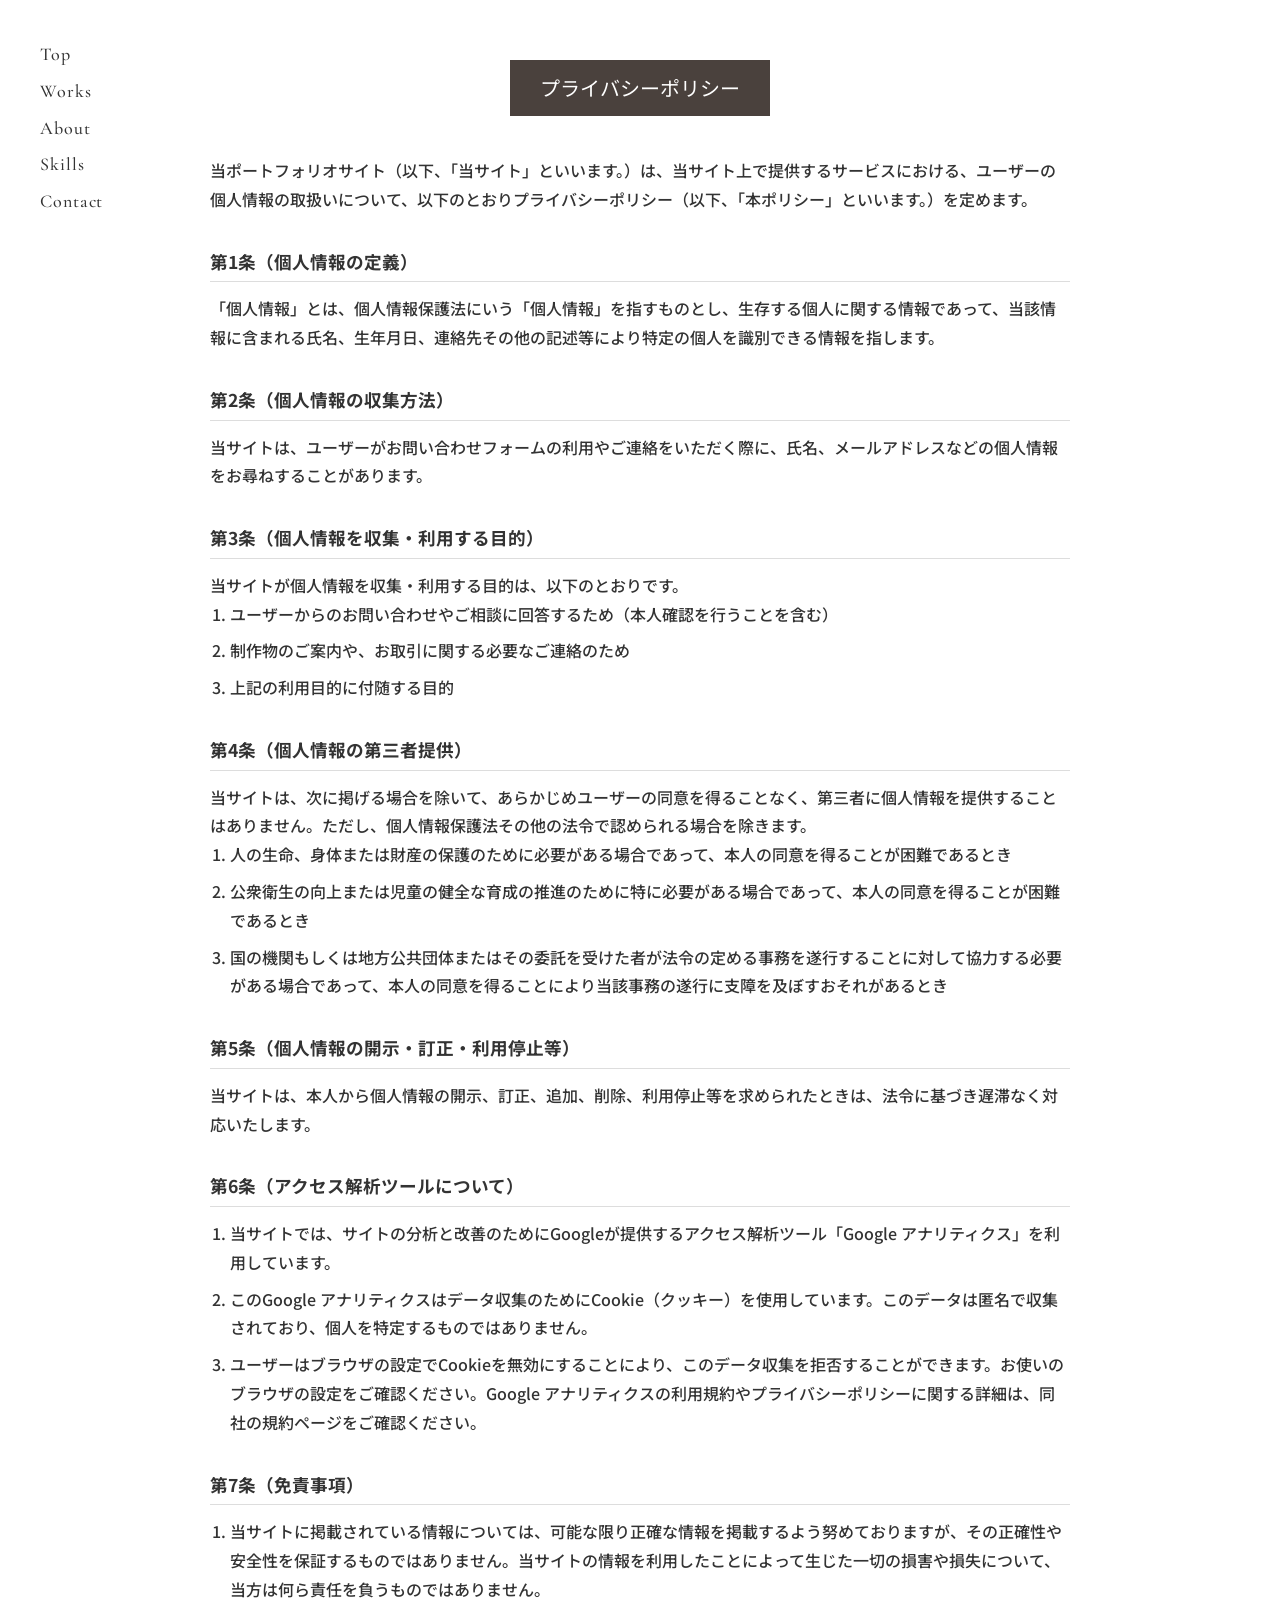
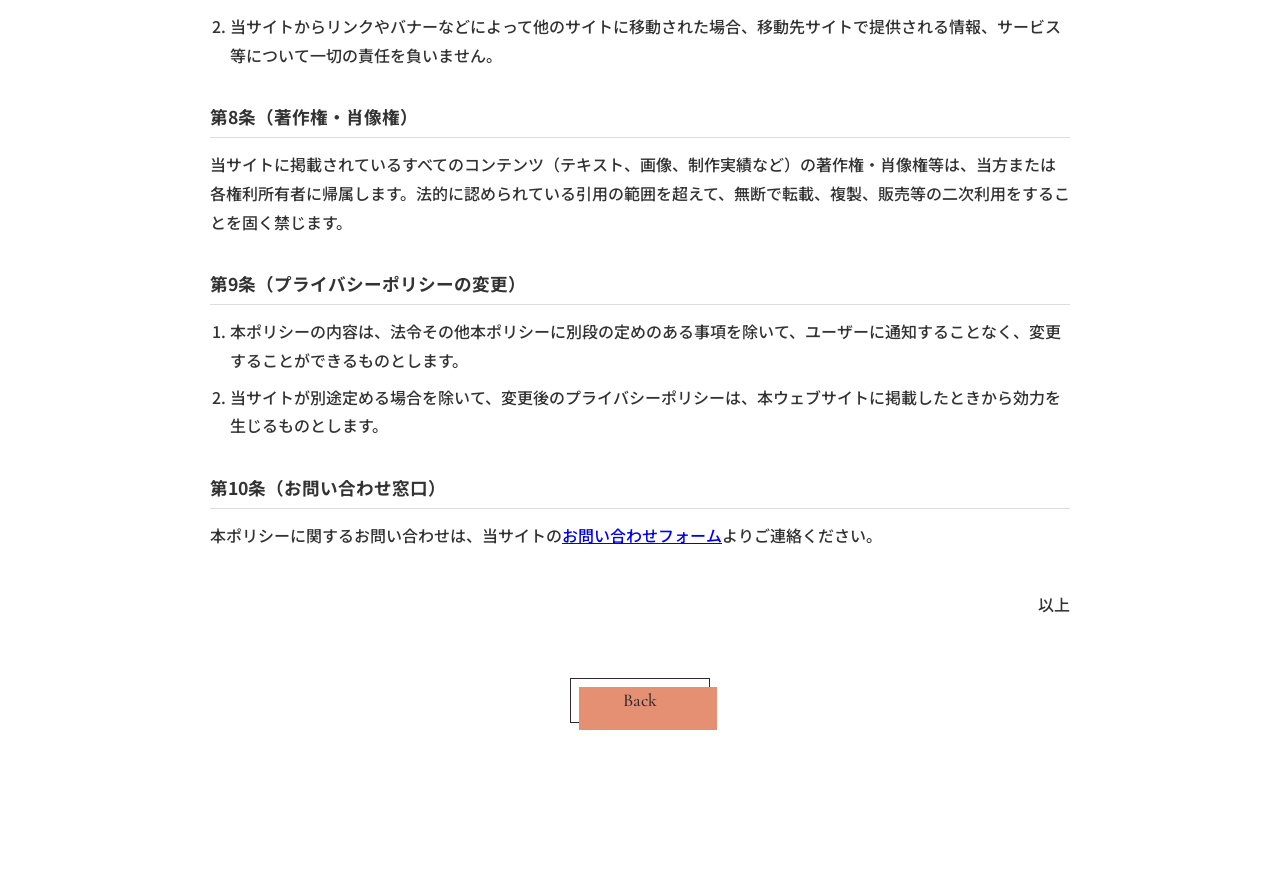
<file: privacy.html>
<!DOCTYPE html>
<html lang="ja">
  <!-- /** -----------------------------------------------
    MARK: ページ設定・ヘッダー情報
  -------------------------------------------------**/ -->
  <head>

    <!-- 文字コード -->
    <meta charset="UTF-8">

    <!-- ブラウザで表示されるタイトル -->
    <title>プライバシーポリシー</title>

     <!-- ↓★ここにGoogle Fontsのコードを差し込みます！ -->
    <link rel="preconnect" href="https://fonts.googleapis.com">
    <link rel="preconnect" href="https://fonts.gstatic.com" crossorigin>
    <link href="https://fonts.googleapis.com/css2?family=Cormorant+Garamond:ital,wght@0,400;0,600;1,400&family=Noto+Sans+JP:wght@400;700&display=swap" rel="stylesheet">
    <!-- ↑★ここまで -->

    <!-- スタイルシート -->
    <link href="assets/css/reset.min.css" rel="stylesheet" type="text/css">
    <link href="assets/css/style.css?v=20260917-3" rel="stylesheet" type="text/css">

    <!-- 表示領域をデバイス依存にする、viewportを設定する -->
    <meta name="viewport" content="width=device-width, initial-scale=1.0, viewport-fit=cover">

  </head>

<body>



<!-- /** -----------------------------------------------
  MARK: ナビゲーション
-------------------------------------------------**/ -->

<button class="hamburger-btn" id="js-hamburger" type="button" aria-controls="js-nav" aria-expanded="false" aria-label="メニューを開く">
  <span></span><span></span><span></span>
</button>
<nav class="mainvisual-nav" id="js-nav" aria-label="メインナビゲーション">
  <ul>
    <!-- ../index.html#ID名 で、上の層に直接ジャンプ -->
    <li><a href="index.html#top">Top</a></li>
    <li><a href="index.html#works">Works</a></li>
    <li><a href="index.html#about">About</a></li>
    <li><a href="index.html#skills">Skills</a></li>
    <li><a href="index.html#contact">Contact</a></li>
  </ul>
</nav>


<!-- /** -----------------------------------------------
  MARK: タイトル
-------------------------------------------------**/ -->


<h1 class="section-title-privacy">プライバシーポリシー</h1>

<!-- /** -----------------------------------------------
  MARK: プライバシーポリシー本文
-------------------------------------------------**/ -->
<div class="privacy-content">
  <p class="privacy-lead">当ポートフォリオサイト（以下、「当サイト」といいます。）は、当サイト上で提供するサービスにおける、ユーザーの個人情報の取扱いについて、以下のとおりプライバシーポリシー（以下、「本ポリシー」といいます。）を定めます。</p>

  <!-- /** -----------------------------------------------
    MARK: 第1条（個人情報の定義）
  -------------------------------------------------**/ -->
  <h2>第1条（個人情報の定義）</h2>
  <p>「個人情報」とは、個人情報保護法にいう「個人情報」を指すものとし、生存する個人に関する情報であって、当該情報に含まれる氏名、生年月日、連絡先その他の記述等により特定の個人を識別できる情報を指します。</p>

  <!-- /** -----------------------------------------------
    MARK: 第2条（個人情報の収集方法）
  -------------------------------------------------**/ -->
  <h2>第2条（個人情報の収集方法）</h2>
  <p>当サイトは、ユーザーがお問い合わせフォームの利用やご連絡をいただく際に、氏名、メールアドレスなどの個人情報をお尋ねすることがあります。</p>

  <!-- /** -----------------------------------------------
    MARK: 第3条（個人情報を収集・利用する目的）
  -------------------------------------------------**/ -->
  <h2>第3条（個人情報を収集・利用する目的）</h2>
  <p>当サイトが個人情報を収集・利用する目的は、以下のとおりです。</p>
  <ol>
    <li>ユーザーからのお問い合わせやご相談に回答するため（本人確認を行うことを含む）</li>
    <li>制作物のご案内や、お取引に関する必要なご連絡のため</li>
    <li>上記の利用目的に付随する目的</li>
  </ol>

  <!-- /** -----------------------------------------------
    MARK: 第4条（個人情報の第三者提供）
  -------------------------------------------------**/ -->
  <h2>第4条（個人情報の第三者提供）</h2>
  <p>当サイトは、次に掲げる場合を除いて、あらかじめユーザーの同意を得ることなく、第三者に個人情報を提供することはありません。ただし、個人情報保護法その他の法令で認められる場合を除きます。</p>
  <ol>
    <li>人の生命、身体または財産の保護のために必要がある場合であって、本人の同意を得ることが困難であるとき</li>
    <li>公衆衛生の向上または児童の健全な育成の推進のために特に必要がある場合であって、本人の同意を得ることが困難であるとき</li>
    <li>国の機関もしくは地方公共団体またはその委託を受けた者が法令の定める事務を遂行することに対して協力する必要がある場合であって、本人の同意を得ることにより当該事務の遂行に支障を及ぼすおそれがあるとき</li>
  </ol>

  <!-- /** -----------------------------------------------
    MARK: 第5条（個人情報の開示・訂正・利用停止等）
  -------------------------------------------------**/ -->
  <h2>第5条（個人情報の開示・訂正・利用停止等）</h2>
  <p>当サイトは、本人から個人情報の開示、訂正、追加、削除、利用停止等を求められたときは、法令に基づき遅滞なく対応いたします。</p>

  <!-- /** -----------------------------------------------
    MARK: 第6条（アクセス解析ツールについて）
  -------------------------------------------------**/ -->
  <h2>第6条（アクセス解析ツールについて）</h2>
  <ol>
    <li>当サイトでは、サイトの分析と改善のためにGoogleが提供するアクセス解析ツール「Google アナリティクス」を利用しています。</li>
    <li>このGoogle アナリティクスはデータ収集のためにCookie（クッキー）を使用しています。このデータは匿名で収集されており、個人を特定するものではありません。</li>
    <li>ユーザーはブラウザの設定でCookieを無効にすることにより、このデータ収集を拒否することができます。お使いのブラウザの設定をご確認ください。Google アナリティクスの利用規約やプライバシーポリシーに関する詳細は、同社の規約ページをご確認ください。</li>
  </ol>

  <!-- /** -----------------------------------------------
    MARK: 第7条（免責事項）
  -------------------------------------------------**/ -->
  <h2>第7条（免責事項）</h2>
  <ol>
    <li>当サイトに掲載されている情報については、可能な限り正確な情報を掲載するよう努めておりますが、その正確性や安全性を保証するものではありません。当サイトの情報を利用したことによって生じた一切の損害や損失について、当方は何ら責任を負うものではありません。</li>
    <li>当サイトからリンクやバナーなどによって他のサイトに移動された場合、移動先サイトで提供される情報、サービス等について一切の責任を負いません。</li>
  </ol>

  <!-- /** -----------------------------------------------
    MARK: 第8条（著作権・肖像権）
  -------------------------------------------------**/ -->
  <h2>第8条（著作権・肖像権）</h2>
  <p>当サイトに掲載されているすべてのコンテンツ（テキスト、画像、制作実績など）の著作権・肖像権等は、当方または各権利所有者に帰属します。法的に認められている引用の範囲を超えて、無断で転載、複製、販売等の二次利用をすることを固く禁じます。</p>

  <!-- /** -----------------------------------------------
    MARK: 第9条（プライバシーポリシーの変更）
  -------------------------------------------------**/ -->
  <h2>第9条（プライバシーポリシーの変更）</h2>
  <ol>
    <li>本ポリシーの内容は、法令その他本ポリシーに別段の定めのある事項を除いて、ユーザーに通知することなく、変更することができるものとします。</li>
    <li>当サイトが別途定める場合を除いて、変更後のプライバシーポリシーは、本ウェブサイトに掲載したときから効力を生じるものとします。</li>
  </ol>

  <!-- /** -----------------------------------------------
    MARK: 第10条（お問い合わせ窓口）
  -------------------------------------------------**/ -->
  <h2>第10条（お問い合わせ窓口）</h2>
  <p>本ポリシーに関するお問い合わせは、当サイトの<a href="index.html#contact">お問い合わせフォーム</a>よりご連絡ください。</p>

  <p class="privacy-end">以上</p>
</div>



<!-- /** -----------------------------------------------
  MARK: ボタン
-------------------------------------------------**/ -->
<div class="btn-wrap privacy-btn-wrap">
  <!-- トップページの「#contact」の場所へ直接戻る（小文字の #contact に修正） -->
  <a href="index.html#contact" class="c-btn btn-back">Back</a>
</div>


    <!-- /** -----------------------------------------------
      MARK: JavaScript
    -------------------------------------------------**/ -->
    <script src="https://ajax.googleapis.com/ajax/libs/jquery/3.5.1/jquery.min.js"></script>
    <script type="text/javascript">
      //jQueryの記述をここに書く
      $(function() {
  
      });
    </script>

    <script src="js/navigation.js" defer></script>
  <script src="js/scroll-reveal.js" defer></script>
</body>

</html>
</file>
<file: assets/css/style.css>
@charset "UTF-8";

/*
 * セクション見出しから各エリアを検索できます。
 * レスポンシブ指定は上書き順に意味があるため、各セクション内と末尾に配置しています。
 * .back-btn は単独使用、.btn-back は .c-btn と組み合わせて使用します。
 */

/* -----------------------------------------------
  MARK: 共通
------------------------------------------------- */

body {
  font-size: 16px;
  line-height: 1.6;
  color: #333;
  background-color: #fff;
  font-family: "Noto Sans JP", "Yu Gothic", "游ゴシック", "YuGothic", "游ゴシック体", "Osaka", "Verdana", "ヒラギノ角ゴ Pro W3", "Hiragino Kaku Gothic Pro", "メイリオ", "Meiryo", "ＭＳ Ｐゴシック", "MS PGothic", sans-serif;
  font-weight: 500;
}

/* -----------------------------------------------
  MARK: メインビジュアル
------------------------------------------------- */

.mainvisual {
  position: relative;
  width: 100%;
  height: 800px;
  display: flex;
  justify-content: center;
  align-items: center;
  overflow: hidden;
}

.mainvisual-bg {
  position: absolute;
  top: 0;
  left: 0;
  width: 100%;
  height: 100%;
  z-index: 0;
}

.mainvisual-bg img {
  width: 100%;
  height: 800px;
  object-fit: cover;
}

.mv-top-title {
  font-family: "Cormorant Garamond", serif;
  font-size: 22px;
  color: #ffffff;
  letter-spacing: 0.1em;
  margin: 0;
}

.color-white {
  color: #ffffff;
}

.color-blue {
  color: #1a3c6c;
}

.mainvisual-content {
  position: relative;
  z-index: 1;
  display: flex;
  flex-direction: column;
  align-items: center;
  gap: 20px;
}

.mv-decoration {
  display: flex;
  align-items: center;
  gap: 20px;
}

.deco-line {
  display: block;
  width: 60px;
  height: 1px;
  background-color: #ffffff;
}

.deco-diamond {
  width: 25px;
  height: auto;
}

.mainvisual-content h1 {
  font-family: 'Corinthia', cursive;
  font-size: 80px;
  font-weight: 700;
  letter-spacing: 0.04em;
  margin: 0;
  line-height: 1.2;
  text-align: center;
}

.mainvisual-content h1 .color-blue {
  color: #1a3c6c;
  display: inline-block;
  padding-left: 60px;
}

.mv-title-indent {
  display: inline-block;
  padding-left: 60px;
}

.mainvisual-content .mainvisual-sub-text {
  font-family: "Shippori Mincho", sans-serif;
  font-size: 20px;
  letter-spacing: 0.1em;
  margin: 0;
  font-weight: 500;
  text-align: center;
}

.mv-decoration-bottom {
  margin-top: 10px;
}

/* -----------------------------------------------
  MARK: メインビジュアルの順番表示アニメーション
------------------------------------------------- */

.mainvisual-content > * {
  opacity: 0;
  transform: translateY(20px);
  animation: mvFadeUp 0.8s ease forwards;
}

.mainvisual-content .mv-top-title {
  animation-delay: 0.2s;
}

.mainvisual-content .mv-decoration {
  animation-delay: 0.5s;
}

.mainvisual-content h1 {
  animation-delay: 0.8s;
}

.mainvisual-content .mainvisual-sub-text {
  animation-delay: 1.1s;
}

.mainvisual-content .mv-decoration-bottom {
  animation-delay: 1.4s;
}

@keyframes mvFadeUp {
  to {
    opacity: 1;
    transform: translateY(0);
  }
}

/* -----------------------------------------------
  MARK: 1文字ずつ順番表示するアニメーション
------------------------------------------------- */

.mv-char {
  display: inline-block;
  white-space: pre;
  opacity: 0;
  transform: translateY(12px);
  animation: charFadeUp 0.4s ease forwards;
}

@keyframes charFadeUp {
  to {
    opacity: 1;
    transform: translateY(0);
  }
}

/* -----------------------------------------------
  MARK: メインビジュアル・スマホ
------------------------------------------------- */

@media screen and (max-width: 640px) {
  .mainvisual {
    height: auto;
    padding: 80px 0;
  }

  .mainvisual-content {
    gap: 15px;
    padding: 0 20px;
  }

  .mainvisual-content h1 {
    font-size: 55px;
  }

  .mv-title-indent {
    padding-left: 30px;
  }

  .deco-line {
    width: 40px;
  }
}

/* -----------------------------------------------
  MARK: ナビゲーション
------------------------------------------------- */

.mainvisual-nav {
  position: fixed;
  top: 40px;
  left: 40px;
  z-index: 100;
}

.mainvisual-nav ul {
  list-style: none;
  margin: 0;
  padding: 0;
}

.mainvisual-nav li {
  font-family: "Cormorant Garamond", serif;
  font-size: 18px;
  color: #333333;
  letter-spacing: 0.05em;
  margin-bottom: 8px;
}

.mainvisual-nav a {
  text-decoration: none;
  color: #333333;
  display: block;
}

.mainvisual-nav a:hover {
  opacity: 0.7;
}

.hamburger-btn {
  display: none;
}

/* -----------------------------------------------
  MARK: メッセージ
------------------------------------------------- */

.message {
  width: 100%;
  padding: 80px 0;
  background-color: #faf9f8;
  position: relative;
}

.message-inner {
  max-width: 800px;
  margin: 0 auto;
  padding: 0 20px;
  text-align: center;
  position: relative;
  z-index: 2;
}

.section-title-wrap {
  position: relative;
  text-align: center;
  margin-bottom: 40px;
}

.section-title-wrap h2 {
  font-family: "Cormorant Garamond", serif;
  font-size: 38px;
  font-weight: 500;
  color: #575250;
  letter-spacing: 0.1em;
  margin: 0 0 60px 0;
}

.moon-illust {
  position: absolute;
  top: 50%;
  left: 35%;
  transform: translateY(-50%);
  width: 300px;
  pointer-events: none;
}

.moon-illust img {
  width: 100%;
  height: auto;
}

.message-text {
  text-align: left;
  display: inline-block;
}

.message-catchcopy {
  font-family: "Cormorant Garamond", serif;
  font-size: 36px;
  letter-spacing: 0.1em;
}

.message-catchcopy-jp {
  font-family: "Shippori Mincho", sans-serif;
  font-size: 22px;
  letter-spacing: 0.1em;
  margin-bottom: 20px;
}

.color-warm-message {
  color: #e06a3b;
}

.color-blue-message {
  color: #1a3c6c;
}

.message-text p {
  font-family: "Noto Sans JP", sans-serif;
  font-size: 16px;
  color: #2f2a28;
  line-height: 2.3;
  letter-spacing: 0.1em;
  margin: 0 0 40px 0;
}

.message-text p:first-child {
  margin-bottom: 15px;
}

.message-text p:last-child {
  margin-bottom: 0;
}

.message-text .block-sm {
  display: block;
}

/* -----------------------------------------------
  MARK: WORKS
------------------------------------------------- */

.works {
  width: 100%;
  padding: 100px 0;
}

.works-inner {
  max-width: 1160px;
  margin: 0 auto;
  padding: 0 40px;
  text-align: center;
}

.works h2 {
  font-family: "Cormorant Garamond", serif;
  font-size: 38px;
  font-weight: 500;
  color: #575250;
  letter-spacing: 0.1em;
  margin: 0 0 60px 0;
}

.works-grid {
  display: flex;
  flex-wrap: wrap;
  justify-content: space-between;
  gap: 40px 4%;
}

.works-item {
  width: 48%;
  margin-bottom: 20px;
  text-align: left;
}

.works-item a {
  text-decoration: none;
  display: block;
}

.works-img-wrapper {
  width: 100%;
  aspect-ratio: 16 / 9;
  background-color: #dddddd;
  overflow: hidden;
  margin-bottom: 15px;
}

.works-img-wrapper img {
  width: 100%;
  height: 100%;
  object-fit: cover;
  transition: transform 0.3s;
}

.works-item a:hover .works-img-wrapper img {
  transform: scale(1.05);
}

.works-tags {
  margin-bottom: 10px;
  display: flex;
  gap: 10px;
}

.tag {
  color: #ffffff;
  font-size: 12px;
  font-family: "Noto Sans JP", sans-serif;
  padding: 3px 8px;
  border-radius: 5%;
}

.tag-orange {
  background-color: #CD7C61;
}

.tag-blue {
  background-color: #1c528a;
}

.works-title {
  font-family: "Noto Sans JP", sans-serif;
  font-size: 16px;
  color: #2f2a28;
  font-weight: 500;
  margin: 0;
  line-height: 1.4;
}

/* -----------------------------------------------
  MARK: 実績詳細ページ（共通）
------------------------------------------------- */
.mainvisual-title-bg {
  padding: 15px 40px;
}

.mainvisual-title-bg h1 {
  font-family: "Cormorant Garamond", serif;
  font-size: 48px;
  font-weight: 600;
  letter-spacing: 0.03em;
  color: #1a3c6c;
  margin: 0;
  line-height: 1.2;
  white-space: nowrap;
}

.color-warm {
  color: #e06a3b;
}

.mainvisual-sub-bg {
  padding: 8px 30px;
}

.mainvisual-sub-bg p {
  font-family: "Noto Sans JP", sans-serif;
  font-size: 14px;
  color: #1a3c6c;
  letter-spacing: 0.08em;
  margin: 0;
  white-space: nowrap;
}

.work-detail-main {
  max-width: 800px;
  margin: 0 auto;
  padding: 80px 20px;
  text-align: center;
}

.detail-title {
  font-family: "Noto Sans JP", sans-serif;
  font-size: 32px;
  color: #575250;
  margin-bottom: 20px;
  letter-spacing: 0.05em;
  font-weight: 500;
}

.detail-tags {
  display: flex;
  justify-content: center;
  align-items: center;
  font-size: 20px;
  margin-bottom: 40px;
  gap: 10px;
}

.detail-main-img {
  width: 100%;
  margin-bottom: 50px;
}

.detail-main-img img {
  width: 100%;
  height: auto;
  aspect-ratio: 16 / 9;
  object-fit: cover;
}

.detail-summary-box {
  background-color: #FAEEE9;
  padding: 30px;
  text-align: left;
  display: inline-block;
  width: 100%;
  max-width: 800px;
  margin-bottom: 50px;
  box-sizing: border-box;
  font-size: 16px;
  line-height: 1.8;
  color: #333333;
  letter-spacing: 0.05em;
}

.detail-summary-box p {
  margin: 0;
}

.project-info {
  margin: 24px 0 0;
}

.project-info__row {
  display: grid;
  grid-template-columns: 12em minmax(0, 1fr);
  gap: 8px 24px;
  padding: 12px 0;
}

.project-info__row + .project-info__row {
  border-top: 1px solid rgba(87, 82, 80, 0.15);
}

.project-info__row dt {
  font-weight: 700;
}

.project-info__row dd {
  margin: 0;
  overflow-wrap: anywhere;
}

@media (max-width: 640px) {
  .project-info__row {
    grid-template-columns: minmax(0, 1fr);
    gap: 4px;
  }
}

/* -----------------------------------------------
  MARK: 目次（TOC）エリア
------------------------------------------------- */

.detail-toc-box {
  padding: 40px;
  text-align: left;
  display: inline-block;
  width: 100%;
  max-width: 800px;
  box-sizing: border-box;
}

.toc-label {
  font-size: 24px;
  font-weight: 500;
  color: #CD7C61;
  margin: 0 0 20px 0;
}

.toc-list, .toc-sub-list {
  list-style: none;
  padding: 0;
  margin: 0;
}

.toc-list {
  border-left: 1px solid #CD7C61;
  padding-left: 20px;
}

.toc-list li {
  margin-bottom: 12px;
}

.toc-list a {
  text-decoration: none;
  color: #2f2a28;
  font-size: 16px;
  transition: color 0.3s;
}

.toc-list a:hover {
  color: #2b619e;
}

.toc-sub-list {
  padding-left: 20px;
  margin-top: 12px;
}

/* -----------------------------------------------
  MARK: （実績）各セクションタイトル共通の基本スタイル
------------------------------------------------- */

.detail-section {
  margin-top: 80px;
  text-align: left;
  max-width: 800px;
}

.section-title {
  display: inline-block;
  background-color: #CD7C61;
  color: #ffffff;
  font-size: 24px;
  font-weight: 500;
  padding: 10px 40px;
  margin-left: 0;
}

/* -----------------------------------------------
  MARK: 課題要件（要件書テーブル）
------------------------------------------------- */

.requirements-box {
  max-width: 800px;
  margin: 0 auto;
  box-sizing: border-box;
}

.requirements-subtitle {
  font-size: 20px;
  color: #2f2a28;
  margin: 40px 0 20px 0;
  font-weight: 500;
}

.requirements-table {
  width: 100%;
  border-collapse: collapse;
  border: 1px solid #c4c4c4;
}

.requirements-table th,
.requirements-table td {
  border: 2px solid #F9f7f5;
  padding: 20px;
  font-size: 16px;
  line-height: 1.8;
  letter-spacing: 0.03em;
}

.requirements-table th {
  width: 20%;
  color: #CD7C61;
  font-weight: 700;
  white-space: nowrap;
  background-color: #FAEEE9;
  vertical-align: middle;
}

.requirements-table td {
  text-align: left;
  color: #2f2a28;
  letter-spacing: 0.05em;
  background-color: #ffffff;
}

.requirements-table ul.requirements-list {
  margin: 0;
  padding-left: 1.2em;
  list-style-type: disc;
}

.requirements-table ul.requirements-list li {
  margin-bottom: 6px;
  line-height: 1.6;
}

.requirements-table ul.requirements-list li:last-child {
  margin-bottom: 0;
}

.requirements-table .client-name {
  margin: 0 0 8px 0;
}

/* -----------------------------------------------
  MARK: 課題要件テーブル・スマホ
------------------------------------------------- */

@media (max-width: 640px) {
  .requirements-table th,
  .requirements-table td {
    display: block;
    width: 100%;
    box-sizing: border-box;
  }

  .requirements-table th {
    border-bottom: none;
    text-align: left;
    padding-bottom: 5px;
  }
}

/* -----------------------------------------------
  MARK: ペルソナ
------------------------------------------------- */
.persona-section {
  margin-top: 20px;
}

.persona-box {
  max-width: 800px;
  margin: 0 auto;
  padding: 60px;
  box-sizing: border-box;
}

.persona-subtitle {
  font-size: 20px;
  color: #2f2a28;
  margin: 0 0 20px 0;
  font-weight: bold;
}

.persona-profile-flex ul.requirements-list {
  flex: 1;
}

/* -----------------------------------------------
  MARK: ペルソナ画像・スマホ
------------------------------------------------- */
@media screen and (max-width: 768px) {
  .persona-profile-flex {
    flex-direction: column-reverse;
    align-items: flex-start;
  }

  .persona-profile-image {
    width: 100%;
    max-width: 100%;
    margin-bottom: 15px;
  }
}

.persona-table {
  width: 100%;
  border-collapse: collapse;
  border: 1px solid #c4c4c4;
}

.persona-table th,
.persona-table td {
  border: 1px solid #c4c4c4;
  padding: 20px;
  font-size: 14px;
  line-height: 1.8;
}

.persona-table th {
  width: 12%;
  color: #2b619e;
  font-weight: bold;
  background-color: #ffffff;
  vertical-align: middle;
}

.persona-table td {
  text-align: left;
  color: #2f2a28;
}

/* -----------------------------------------------
  MARK: ペルソナテーブル・スマホ
------------------------------------------------- */
@media (max-width: 640px) {
  .persona-table th,
  .persona-table td {
    display: block;
    width: 100%;
    box-sizing: border-box;
  }

  .persona-table th {
    border-bottom: none;
    text-align: left;
    padding-bottom: 5px;
  }
}

/* -----------------------------------------------
  MARK: 情報設計（届けたい価値テーブル）
------------------------------------------------- */

.info-box {
  background-color: #ffffff;
  max-width: 800px;
  margin: 0 auto;
  padding: 40px;
  box-sizing: border-box;
}

.info-table {
  width: 100%;
  border-collapse: collapse;
  border: 1px solid #e0e0e0;
}

.info-table th,
.info-table td {
  border: 1px solid #e0e0e0;
  padding: 24px;
  font-size: 14px;
  line-height: 1.8;
}

.info-header-cell {
  background-color: #94a9c4;
  color: #ffffff;
  font-size: 18px;
  font-weight: bold;
  letter-spacing: 0.1em;
  text-align: center;
  padding: 15px !important;
}

.info-side-th {
  width: 30%;
  color: #2f2a28;
  font-weight: bold;
  background-color: #fdfdfd;
  vertical-align: middle;
  text-align: center;
}

.info-table td {
  text-align: left;
  color: #2f2a28;
}

/* -----------------------------------------------
  MARK: 情報設計の画像
------------------------------------------------- */

.information-img {
  max-width: 1000px;
  width: 100%;
  margin: 60px auto 0;
  box-sizing: border-box;
}

.information-img img {
  width: 100%;
  height: auto;
  display: block;
}

/* -----------------------------------------------
  MARK: ユーザーストーリー（カード＆フロー）
------------------------------------------------- */

.user-story-section {
  max-width: 800px;
  margin: 0 auto;
  padding: 40px 0px;
  box-sizing: border-box;
}

.user-story-container {
  display: flex;
  flex-direction: column;
  align-items: center;
}

.user-story-card {
  width: 100%;
  background-color: #ffffff;
  padding: 1px 10px;
  box-sizing: border-box;
  display: flex;
  align-items: center;
  gap: 20px;
  border-radius: 4px;
  box-shadow: 0 2px 8px rgba(0, 0, 0, 0.03);
}

.user-story-icon-area {
  flex-shrink: 0;
  width: 50px;
  height: 50px;
  display: flex;
  align-items: center;
  justify-content: center;
}

.user-story-icon {
  width: 100%;
  height: auto;
  object-fit: contain;
}

.user-story-content {
  display: flex;
  align-items: center;
  gap: 40px;
  flex-grow: 1;
}

.user-story-label {
  color: #D97757;
  font-size: 16px;
  font-weight: 500;
  letter-spacing: 0.05em;
  white-space: nowrap;
  width: 160px;
  flex-shrink: 0;
}

.user-story-text {
  font-size: 15px;
  color: #2f2a28;
  letter-spacing: 0.03em;
  margin: 0;
  line-height: 1.6;
}

.user-story-arrow {
  margin: 5px 0;
  display: flex;
  justify-content: center;
  align-items: center;
}

.user-story-arrow img {
  width: 16px;
  height: auto;
  display: block;
}

/* -----------------------------------------------
  MARK: ユーザーストーリー・スマホ
------------------------------------------------- */

@media screen and (max-width: 640px) {
  .user-story-card {
    padding: 20px;
    gap: 15px;
    flex-direction: row;
    align-items: flex-start;
  }

  .user-story-content {
    flex-direction: column;
    align-items: flex-start;
    gap: 8px;
  }

  .user-story-label {
    width: auto;
  }

  .user-story-icon-area {
    width: 36px;
    height: 36px;
  }
}

/* -----------------------------------------------
  MARK: 情報設計テーブル・スマホ
------------------------------------------------- */

@media (max-width: 640px) {

  .info-header-cell {
    display: block;
    width: 100%;
  }

  .info-table tr {
    display: block;
    margin-bottom: 15px;
  }

  .info-table th.info-side-th,
  .info-table td {
    display: block;
    width: 100%;
    box-sizing: border-box;
  }

  .info-side-th {
    background-color: #f0f4f8;
    border-bottom: none;
    text-align: left;
    padding-bottom: 10px;
  }
}

/* -----------------------------------------------
  MARK: デザインコンセプト
------------------------------------------------- */

.direction-box {
  padding-top: 40px;
  padding-bottom: 15px;
}

.direction-text p {
  font-size: 16px;
  line-height: 1.8;
  color: #2f2a28;
  letter-spacing: 0.05em;
  margin: 0 0 10px 0;
}

.direction-text p:last-child {
  margin-bottom: 0;
}

.moodboard-area {
  max-width: 800px;
  margin: 0 auto 50px;
  text-align: left;
}

.moodboard-img {
  width: 80%;
  height: auto;
  display: block;
  margin-top: 20px;
  padding-bottom: 40px;
}

/* -----------------------------------------------
  MARK: デザインコンセプト・スマホ
------------------------------------------------- */

@media (max-width: 768px) {
  .direction-box {
    padding: 30px 20px;
  }

  .direction-title {
    font-size: 24px;
  }

  .direction-title::after {
    display: none;
  }
}

/* -----------------------------------------------
  MARK: デザインの工夫
------------------------------------------------- */

.points-container {
  max-width: 800px;
  margin: 0 auto;
  text-align: left;
}

.point-block {
  margin-bottom: 60px;
}

.point-block:last-child {
  margin-bottom: 0;
}

.point-sub-title {
  font-size: 18px;
  color: #2f2a28;
  font-weight: 500;
  padding-top: 10px;
  padding-bottom: 8px;
  border-bottom: 0.5px solid #CD7C61;
  margin: 0 0 20px 0;
}

.point-img-wrap-sticky-button img {
  max-width: 10%;
  height: auto;
  display: block;
}

.point-img-wrap-soapbubbles-bear-and-baby-tsutsumu img {
  height: auto;
  display: block;
  max-width: 50%;
}

.point-desc-box p {
  font-size: 14px;
  line-height: 2;
  color: #2f2a28;
  margin: 0;
}

/* -----------------------------------------------
  MARK: デザインの工夫のリスト形式のスタイル
------------------------------------------------- */

.point-desc-list {
  list-style: none;
  padding: 0;
  margin: 0;
}

.point-desc-list li {
  font-size: 16px;
  line-height: 1.8;
  letter-spacing: 0.05em;
  color: #2f2a28;
  margin-bottom: 20px;
}

.point-desc-list li:last-child {
  margin-bottom: 0;
}

.point-label {
  display: block;
  font-weight: bold;
  color: #e06a3b;
  margin-bottom: 4px;
  letter-spacing: 0.05em;
}

/* -----------------------------------------------
  MARK: コーディングの工夫画像
------------------------------------------------- */

.point-img-wrap {
  width: 50%;
  margin-bottom: 20px;
  display: flex;
  flex-direction: column;
  align-items: flex-start;
  gap: 15px;
}

.point-img-wrap img {
  width: 100%;
  height: auto;
  display: block;
}

/* -----------------------------------------------
  MARK: 本課題で学んだこと
------------------------------------------------- */

.learning-container {
  max-width: 800px;
  margin: 0 auto;
  text-align: left;
}

.learning-block {
  margin-top: 20px;
  margin-bottom: 40px;
}

.learning-sub-title {
  font-size: 18px;
  color: #e06a3b;
  letter-spacing: 0.05em;
  font-weight: bold;
  padding-bottom: 5px;
  border-bottom: 1px solid #e06a3b;
  margin: 0 0 15px 0;
  display: inline-block;
}

.learning-list {
  list-style: none;
  padding: 0;
  margin: 0;
}

.learning-list li {
  font-size: 16px;
  line-height: 2;
  color: #2f2a28;
  margin-bottom: 10px;
  position: relative;
  padding-left: 1.2em;
}

.learning-list li::before {
  content: "・";
  position: absolute;
  left: 0;
  top: 0;
}

.learning-list li:last-child {
  margin-bottom: 0;
}

/* -----------------------------------------------
  MARK: Back ボタン
------------------------------------------------- */

.back-btn-wrap {
  text-align: center;
  margin-top: 60px;
}

.back-btn {
  font-family: "Cormorant Garamond", serif;
  font-size: 18px;
  color: #2f2a28;
  text-decoration: none;
  display: inline-block;
  width: 140px;
  height: 45px;
  line-height: 43px;
  border: 1px solid #2f2a28;
  background-color: #ffffff;
  box-sizing: border-box;
  position: relative;
  transition: all 0.3s ease;
}

.back-btn::after {
  content: "";
  position: absolute;
  z-index: -1;
  top: 8px;
  left: 8px;
  width: 100%;
  height: 100%;
  background-color: #f3d4c7;
  transition: all 0.3s ease;
}

.back-btn:hover {
  background-color: #2f2a28;
  color: #ffffff;
}

.back-btn:hover::after {
  top: 0;
  left: 0;
  background-color: #e2bcae;
}

/* -----------------------------------------------
  MARK: デザインの工夫・スマホ
------------------------------------------------- */

@media (max-width: 768px) {
  .point-desc-box {
    padding: 20px;
  }
}

/* -----------------------------------------------
  MARK: TSUTSUMU採用サイト
------------------------------------------------- */
.tsutsumu-page {
  background-color: #F9F7F5;
}

.work-link-block {
  display: flex;
  flex-direction: column;
  align-items: flex-start;
  gap: 20px;
  margin: 30px 0;
}

.work-label {
  background-color: #433835;
  color: #ffffff;
  font-size: 15px;
  font-weight: 500;
  padding: 6px 18px;
  letter-spacing: 0.08em;
  display: inline-block;
}

.work-url {
  color: #316b9e;
  font-size: 18px;
  text-decoration: underline;
  word-break: break-all;
  transition: opacity 0.3s ease;
  margin-left: 0;
}

.work-url:hover {
  opacity: 0.7;
}

/* -----------------------------------------------
  MARK: 制作物の画像：PC・SP
------------------------------------------------- */

.site-preview {
  display: grid;
  grid-template-columns: minmax(0, 3fr) minmax(0, 1fr);
  align-items: start;
  gap: 24px;
  margin-top: 40px;
}

.site-preview figure {
  min-width: 0;
  margin: 0;
}

.site-preview figcaption {
  margin-bottom: 12px;
  font-size: 14px;
  color: #575250;
  text-align: center;
  letter-spacing: 0.1em;
}

.site-preview img {
  display: block;
  width: 100%;
  height: auto;
}

/* -----------------------------------------------
  MARK: 制作物プレビュー・スマホ
------------------------------------------------- */
@media screen and (max-width: 640px) {
  .site-preview {
    gap: 12px;
    margin-top: 24px;
  }
}

/* -----------------------------------------------
  MARK: ペルソナセクション周辺のスタイル
------------------------------------------------- */

.information-architecture-wrapper {
  max-width: 880px;
  margin: 0 auto 30px;
  border-bottom: 1px solid #2f2a28;
  text-align: left;
  padding-bottom: 10px;
}

.persona-box-tsutsumu {
  max-width: 900px;
}

.persona-main-title {
  font-size: 24px;
  font-weight: 500;
  color: #2f2a28;
  margin: 0;
}

.persona-subtitle-wrap {
  text-align: center;
}

.persona-table td span {
  display: block;
}

.persona-profile-flex {
  display: flex;
  justify-content: space-between;
  align-items: center;
  gap: 20px;
}

.persona-profile-image {
  flex-shrink: 0;
  width: 45%;
  max-width: 250px;
}

.persona-profile-image img {
  width: 100%;
  height: auto;
  display: block;
}

/* -----------------------------------------------
  MARK: ペルソナプロフィール・スマホ
------------------------------------------------- */
@media screen and (max-width: 768px) {

  .persona-profile-flex {
    flex-direction: column-reverse;
    align-items: flex-start;
  }

  .persona-profile-image {
    width: 100%;
    margin-bottom: 15px;
  }
}

/* -----------------------------------------------
  MARK: ユーザーストーリー周辺のスタイル
------------------------------------------------- */
.user-story-title {
  color: #0056b3;
}

/* -----------------------------------------------
  MARK: Moreボタン
------------------------------------------------- */

.btn-more {
  color: #2f2a28;
  text-decoration: none;
  display: inline-block;
  width: 140px;
  height: 45px;
  line-height: 43px;
  border: 1px solid #2f2a28;
  background-color: #ffffff;
  box-sizing: border-box;
  position: relative;
  isolation: isolate;
  transition: all 0.3s ease;
  cursor: pointer;
}

.btn-more::after {
  content: "";
  position: absolute;
  z-index: -1;
  top: 8px;
  left: 8px;
  width: 100%;
  height: 100%;
  transition: all 0.3s ease;
}

.btn-more:hover {
  background-color: #2f2a28;
  color: #ffffff;
}

.btn-more:hover::after {
  top: 0;
  left: 0;
  background-color: #e2bcae;
}

/* -----------------------------------------------
  MARK: Skills
------------------------------------------------- */

.skills {
  width: 100%;
  padding: 100px 0;
  background-color: #faf9f8;
}

.skills-inner {
  max-width: 960px;
  margin: 0 auto;
  padding: 0 0px;
  text-align: center;
}

.block-sm {
  display: block;
}

/* -----------------------------------------------
  MARK: 改行の切り替え・スマホ
------------------------------------------------- */
@media screen and (max-width: 768px) {
  .block-sm {
    display: inline;
  }
}

/* -----------------------------------------------
  MARK: 右側に伸びる「オレンジの線」（初期状態は幅0）
------------------------------------------------- */

.heading-line {
  flex-grow: 1;
  height: 0.5px;
  background-color: #E58F73;
  transform: scaleX(0);
  transform-origin: left center;
  transition: transform 1.2s cubic-bezier(0.25, 1, 0.5, 1);
}

.heading-line.is-active {
  transform: scaleX(1);
}

/* -----------------------------------------------
  MARK: グリッド配置（親要素）
------------------------------------------------- */

.skills-grid {
  display: flex;
  flex-wrap: wrap;
  gap: 30px 2.6%;
  width: 100%;
}

/* -----------------------------------------------
  MARK: 各スキルカード（子要素）
------------------------------------------------- */

.skills-card {
  flex: 0 0 23%;
  max-width: 23%;
  background-color: #ffffff;
  padding: 30px 20px;
  border-radius: 0 40px 0 0;
  box-shadow: 0 4px 12px rgba(0, 0, 0, 0.02);
  box-sizing: border-box;
  display: flex;
  flex-direction: column;
  align-items: center;
  transition: all 0.3s ease;
}

.skills-card:hover {
  transform: translateY(-8px);
  box-shadow: 0 12px 24px rgba(0, 0, 0, 0.08);
}

.skills-sub-title {
  font-family: "Cormorant Garamond", serif;
  font-size: 24px;
  font-weight: 500;
  color: #E58F73;
  margin: 0;
  padding-right: 20px;
  white-space: nowrap;
  display: inline-block;
  letter-spacing: 0.05em;
}

.skills-heading-wrapper {
  display: flex;
  align-items: center;
  width: 100%;
  max-width: 960px;
  margin: 60px auto 30px;
  padding: 0 10px;
  box-sizing: border-box;
}

.skills-icon {
  width: 50px;
  height: 50px;
  object-fit: contain;
  margin-bottom: 15px;
  display: block;
}

.skills-number {
  font-family: "Cormorant Garamond", serif;
  font-size: 18px;
  color: #E58F73;
  font-weight: 600;
  margin-bottom: 5px;
}

.skills-item-title {
  font-family: "Cormorant Garamond", serif;
  font-size: 16px;
  font-weight: 600;
  color: #333333;
  margin: 0 0 15px 0;
  letter-spacing: 0.05em;
}

.skills-item-text {
  font-family: "Noto Sans JP", sans-serif;
  font-size: 13px;
  color: #575250;
  line-height: 1.6;
  letter-spacing: 0.05em;
  margin: 0;
  text-align: left;
  width: 100%;
}

/* -----------------------------------------------
  MARK: ABOUT ME
------------------------------------------------- */

.about {
  width: 100%;
  padding: 100px 0;
  background-color: #ffffff;
}

.about-inner {
  max-width: 960px;
  margin: 0 auto;
  padding: 0 40px;
  text-align: center;
}

.about h2 {
  font-family: "Cormorant Garamond", serif;
  font-size: 38px;
  font-weight: 500;
  color: #575250;
  letter-spacing: 0.1em;
  margin: 0 0 80px 0;
}

/* -----------------------------------------------
  MARK: 横並びコンテナ（Flexbox）
------------------------------------------------- */

.about-flex-container {
  display: flex;
  justify-content: space-between;
  align-items: center;
  gap: 8%;
  margin-bottom: 80px;
  text-align: left;
}

/* -----------------------------------------------
  MARK: 左側：文章エリア
------------------------------------------------- */
.about-content {
  flex: 1;
}

.about-content p {
  font-family: "Noto Sans JP", sans-serif;
  font-size: 15px;
  color: #575250;
  line-height: 2.0;
  letter-spacing: 0.05em;
  margin: 0 0 35px 0;
}

.about-content p:last-child {
  margin-bottom: 0;
}

.about-text-line {
  display: block;
}

@media (max-width: 640px) {
  .about-text-line {
    display: inline;
  }
}

/* -----------------------------------------------
  MARK: 右側：名前と写真エリア
------------------------------------------------- */

.about-image {
  position: relative;
  width: 340px;
  text-align: center;
}

.about-name {
  font-family: "Cormorant Garamond", serif;
  font-size: 36px;
  font-weight: 500;
  color: #333333;
  letter-spacing: 0.08em;
  margin: 0 0 20px 0;
}

.about-img-wrapper {
  width: 320px;
  height: 400px;
  border-radius: 50%;
  overflow: hidden;
  margin: 0 auto;
  box-shadow: 0 6px 15px rgba(0, 0, 0, 0.04);
}

.about-img-wrapper img {
  width: 100%;
  height: 100%;
  object-fit: cover;
}

/* -----------------------------------------------
  MARK: Moreボタンの位置調整
------------------------------------------------- */

.about-more-btn {
  display: flex;
  justify-content: center;
}

/* -----------------------------------------------
  MARK: ABOUT MEの詳細ページ
------------------------------------------------- */

.aboutme-page {
  background-color: #faf9f8;
}

/* -----------------------------------------------
  MARK: About me・ボックスの背景色
------------------------------------------------- */
.aboutme-page .profile-text-box,
.aboutme-page .history-card,
.aboutme-page .sub-card {
  background-color: #ffffff;
}

.section-header-aboutme {
  text-align: center;
  margin-top: 100px;
  margin-bottom: 60px;
}

.en-title {
  font-family: "Cormorant Garamond", serif;
  font-size: 38px;
  font-weight: 400;
  color: #555;
  letter-spacing: 0.08em;
}

/* -----------------------------------------------
  MARK: プロフィール
------------------------------------------------- */
.profile-card {
  display: flex;
  align-items: center;
  justify-content: center;
  gap: 40px;
  margin-bottom: 70px;
}

.profile-image {
  width: 180px;
  height: 180px;
  border-radius: 50%;
  overflow: hidden;
  flex-shrink: 0;
}

.profile-image img {
  width: 100%;
  height: 100%;
  object-fit: cover;
}

.profile-name-group {
  display: flex;
  align-items: baseline;
  gap: 15px;
  margin-bottom: 20px;
}

.profile-name {
  font-size: 32px;
  font-weight: 500;
}

.profile-role {
  font-family: var(--font-serif);
  font-size: 18px;
  letter-spacing: 0.08em;
}

.profile-text-box {
  background-color: #faf9f8;
  padding: 24px 30px;
  border-radius: 4px;
  box-shadow: 0 4px 15px rgba(0, 0, 0, 0.02);
  font-size: 16px;
  color: #4a4a4a;
}

.timeline-content h4 {
  font-size: 15px;
  font-weight: 700;
  margin-bottom: 6px;
  color: #222;
}

/* -----------------------------------------------
  MARK: 資格・趣味
------------------------------------------------- */
.bottom-cards {
  display: grid;
  grid-template-columns: repeat(2, minmax(0, 1fr));
  gap: 64px;
  max-width: 960px;
  margin: 0 auto;
  padding: 64px 56px 80px;
  background-color: #faf9f8;
}

.sub-card {
  min-width: 0;
  background-color: #ffffff;
  padding: 28px 32px 32px;
  border-radius: 0 72px 0 72px;
  text-align: center;
}

.sub-card h3 {
  color: #d87659;
  font-size: 16px;
  font-weight: 700;
  letter-spacing: 0.12em;
  margin: 0 0 28px;
}

.sub-card ul {
  list-style: none;
  text-align: left;
  display: inline-block;
  max-width: 100%;
  margin: 0;
  padding: 0;
}

.sub-card li {
  font-size: 13px;
  font-weight: 400;
  color: #2f2a28;
  line-height: 1.8;
  letter-spacing: 0.08em;
  margin: 0;
  position: relative;
  padding-left: 1em;
  overflow-wrap: anywhere;
}

.sub-card li::before {
  content: '・';
  position: absolute;
  left: 0;
}

/* -----------------------------------------------
  MARK: History（年表）エリア
------------------------------------------------- */

.history-card {
  border-radius: 4px;
  box-shadow: 0 4px 20px rgba(0, 0, 0, 0.02);
  background-color: #faf9f8;
  padding: 80px 60px;
  max-width: 800px;
  margin: 0 auto;
}

.history-title {
  font-family: "Cormorant Garamond", serif;
  font-size: 32px;
  font-weight: bold;
  color: #333333;
  text-align: left;
  border-bottom: 1px solid #c8b9b2;
  padding-bottom: 20px;
  margin-bottom: 60px;
  letter-spacing: 0.1em;
}

.timeline {
  position: relative;
}

.timeline-item {
  display: grid;
  grid-template-columns: 100px 50px 1fr;
  align-items: start;
  margin-bottom: 50px;
  position: relative;
}

.timeline-item:last-child {
  margin-bottom: 0;
}

/* -----------------------------------------------
  MARK: 左側：日付エリア
------------------------------------------------- */

.timeline-date {
  padding-right: 15px;
  font-size: 14px;
  color: #333333;
  text-align: left;
  letter-spacing: 0.05em;
  padding-top: 1px;
}

/* -----------------------------------------------
  MARK: 中央：丸い点と縦線を入れるエリア
------------------------------------------------- */

.timeline-marker {
  position: relative;
  display: flex;
  justify-content: center;
  height: 100%;
}

.timeline-marker::before {
  content: '';
  width: 16px;
  height: 16px;
  background-color: #d87659;
  border-radius: 50%;
  z-index: 2;
  margin-top: 2px;
}

.timeline-item:not(:last-child) .timeline-marker::after {
  content: '';
  position: absolute;
  top: 22px;
  bottom: -50px;
  left: 50%;
  transform: translateX(-50%);
  border-left: 1px dotted #d87659;
  z-index: 1;
}

/* -----------------------------------------------
  MARK: 右側：テキストエリア
------------------------------------------------- */

.timeline-content h3 {
  font-size: 16px;
  font-weight: bold;
  color: #333333;
  margin: 0 0 12px 0;
  letter-spacing: 0.05em;
}

.timeline-content p {
  font-family: "Noto Sans JP", sans-serif;
  font-size: 13px;
  color: #333333;
  line-height: 1.8;
  margin: 0;
}

/* -----------------------------------------------
  MARK: History・スマホ
------------------------------------------------- */

@media (max-width: 640px) {
  .history-card {
    padding: 40px 20px;
  }

  .timeline-item {

    grid-template-columns: 80px 30px 1fr;
    margin-bottom: 40px;
  }

  .timeline-item:not(:last-child) .timeline-marker::after {
    bottom: -40px;
  }
}

/* -----------------------------------------------
  MARK: About me詳細・スマホ
------------------------------------------------- */
@media (max-width: 768px) {
  .side-nav {
    position: static;
    margin-bottom: 30px;
  }

  .side-nav ul {
    display: flex;
    gap: 15px;
    justify-content: center;
  }

  .profile-card {
    flex-direction: column;
    text-align: center;
    gap: 20px;
  }

  .profile-name-group {
    justify-content: center;
  }

  .history-card {
    padding: 40px 20px;
  }

  .timeline-item {
    grid-template-columns: 80px 25px 1fr;
  }

  .bottom-cards {
    grid-template-columns: 1fr;
    gap: 24px;
    padding: 40px 24px 48px;
  }

  .sub-card {
    width: 100%;
    max-width: 400px;
    margin: 0 auto;
    padding: 28px 24px 32px;
    border-radius: 0 60px 0 60px;
  }
}

/* -----------------------------------------------
  MARK: CONTACT
------------------------------------------------- */

.contact {
  width: 100%;
  padding: 100px 0;
  background-color: #F9F7F5;
}

.contact-inner {
  max-width: 650px;
  margin: 0 auto;
  padding: 0 20px;
}

.contact-lead {
  font-family: "Noto Sans JP", sans-serif;
  font-size: 15px;
  color: #575250;
  line-height: 1.8;
  text-align: center;
  margin: 0 0 60px 0;
}

/* -----------------------------------------------
  MARK: 問い合わせフォーム
------------------------------------------------- */
.contact-form {
  text-align: left;
}

.form-group {
  margin-bottom: 25px;
}

.form-label-area {
  display: flex;
  align-items: center;
  gap: 10px;
  margin-bottom: 8px;
}

.form-label-area label {
  font-family: "Noto Sans JP", sans-serif;
  font-size: 14px;
  font-weight: bold;
  color: #333333;
}

.badge.required {
  background-color: #1c528a;
  color: #ffffff;
  font-size: 11px;
  font-weight: bold;
  padding: 2px 6px;
  border-radius: 2px;
}

.contact-form input[type="text"],
.contact-form input[type="email"],
.contact-form input[type="tel"],
.contact-form textarea {
  width: 100%;
  padding: 15px;
  border: none;
  background-color: #ffffff;
  font-family: "Noto Sans JP", sans-serif;
  font-size: 14px;
  color: #333333;
  box-sizing: border-box;
  border-radius: 4px;
}

.contact-form ::placeholder {
  color: #e0e0e0;
}

/* -----------------------------------------------
  MARK: プライバシポリシー
------------------------------------------------- */

.form-agreement {
  margin: 40px 0;
  text-align: center;
}

.checkbox-container {
  display: inline-flex;
  align-items: center;
  gap: 12px;
  cursor: pointer;
}

.checkbox-container input[type="checkbox"] {
  width: 24px;
  height: 24px;
  accent-color: #d1cbd5;
  cursor: pointer;
}

.checkbox-text {
  font-family: "Noto Sans JP", sans-serif;
  font-size: 13px;
  color: #333333;
}

.privacy-link {
  color: #E58F73;
  text-decoration: underline;
  transition: opacity 0.3s ease;
}

.privacy-link:hover {
  opacity: 0.7;
}

/* -----------------------------------------------
  MARK: プライバシーポリシーリンク
------------------------------------------------- */

.section-title-privacy {
  font-size: 20px;
  color: #ffffff;
  font-weight: normal;
  text-align: center;
  display: block;
  width: fit-content;
  background-color: #4a413d;
  padding: 12px 30px;
  margin-left: auto;
  margin-right: auto;
  margin-top: 60px;
  margin-bottom: 40px;
}

.privacy-content {
  line-height: 1.8;
  color: #333;
  max-width: 900px;
  width: 100%;
  box-sizing: border-box;
  margin-left: auto;
  margin-right: auto;
  text-align: left;
  padding: 0 20px;
}

.privacy-content h2 {
  font-size: 1.1rem;
  margin-top: 32px;
  margin-bottom: 12px;
  border-bottom: 1px solid #ddd;
  padding-bottom: 4px;
}

.privacy-content ol {
  padding-left: 20px;
  margin-bottom: 16px;
}

.privacy-content li {
  margin-bottom: 8px;
}

.privacy-lead {
  margin-bottom: 24px;
}

.privacy-end {
  margin-top: 40px;
  text-align: right;
}

.privacy-btn-wrap {
  text-align: center;
  margin-top: 60px;
  margin-bottom: 160px;
}

/* -----------------------------------------------
  MARK: 送信ボタンエリア
------------------------------------------------- */
.form-submit-area {
  text-align: center;
}

.submit-note {
  font-family: "Noto Sans JP", sans-serif;
  font-size: 13px;
  color: #333333;
  line-height: 1.8;
  margin: 0 0 30px 0;
}

/* -----------------------------------------------
  MARK: 共通ボタンコンポーネント (.c-btn)
------------------------------------------------- */

.c-btn {
  display: inline-block;
  width: 140px;
  height: 45px;
  line-height: 43px;
  box-sizing: border-box;
  padding: 0;
  color: #2f2a28;
  background-color: #ffffff;
  border: 1px solid #2f2a28;
  text-align: center;
  text-decoration: none;
  position: relative;
  isolation: isolate;
  transition: all 0.3s ease;
  cursor: pointer;
}

.c-btn::after {
  content: "";
  position: absolute;
  z-index: -1;
  top: 8px;
  left: 8px;
  width: 100%;
  height: 100%;
  transition: all 0.3s ease;
  background-color: #E58F73;
}

.c-btn:hover {
  background-color: transparent;
  color: #ffffff;
}

.c-btn:hover::after {
  top: 0;
  left: 0;
  background-color: #2f2a28;
}

/* -----------------------------------------------
  MARK: ボタンの個別調整（フォントや座布団の色）
------------------------------------------------- */

.btn-more {
  font-family: "Cormorant Garamond", serif;
  font-size: 18px;
}

.btn-more::after {
  background-color: #E58F73;
}

.btn-back {
  font-family: "Cormorant Garamond", serif;
  font-size: 18px;
}

.btn-submit {
  font-family: "Noto Sans JP", sans-serif;
  font-size: 18px;
}

.btn-submit::after {
  background-color: #E58F73;
}

/* -----------------------------------------------
  MARK: FOOTER
------------------------------------------------- */

.footer {
  width: 100%;
  background-color: #E58F73;
  padding: 30px 0;
  text-align: center;
}

.footer .copyright {
  font-family: "Cormorant Garamond", serif;
  font-size: 14px;
  color: #ffffff;
  letter-spacing: 0.05em;
  margin: 0;
}

/* -----------------------------------------------
  MARK: PC : 画面の横幅が641px以上
------------------------------------------------- */

.example {
  font-size: 50px;
  color: #99293D;
}

/* -----------------------------------------------
  MARK: 共通レスポンシブ（ナビゲーション・メインビジュアル・About me）
------------------------------------------------- */

@media screen and (max-width: 640px) {
  .msg-flower {
    display: none;
  }

  .message-text .block-sm {
    display: inline;
  }

  /* -----------------------------------------------
    MARK: メインビジュアルの配置・スマホ
  ------------------------------------------------- */
  .mainvisual-inner {
    flex-direction: column-reverse;
    gap: 40px;
    padding: 0 20px;
    margin-top: 50px;
  }

  .mainvisual-text-container {
    align-items: center;
    gap: 20px;
  }

  .mainvisual-text-container h1 {
    font-size: 55px;
    text-align: center;
  }

  .mainvisual-text-container h1 .color-blue {
    padding-left: 30px;
  }

  .mainvisual-sub-text {
    font-size: 13px;
    padding-left: 0;
    text-align: center;
  }

  .mainvisual-sub-text .color-blue {
    display: block;
    margin-left: 0;
    margin-top: 8px;
  }

  .mainvisual-img-container {
    max-width: 320px;
    margin: 0 auto;
  }

  /* -----------------------------------------------
    MARK: About me・スマホ
  ------------------------------------------------- */
  .about-flex-container {
    flex-direction: column-reverse;
    gap: 50px;
  }

  .about-image {
    width: 100%;
  }

  .about-img-wrapper {
    width: 260px;
    height: 260px;
  }

}

/* -----------------------------------------------
  MARK: CliftonStrengths・私の強み
------------------------------------------------- */
.strengths-section {
  max-width: 1080px;
  margin: 0 auto;
  padding: 64px 40px 24px;
}

.strengths-header {
  margin: 0 0 24px 40px;
}

.strengths-header h2 {
  margin: 0 0 12px;
  font-size: 23px;
  font-weight: 500;
  letter-spacing: 0.12em;
  line-height: 1.8;
}

.strengths-header h2 span {
  display: inline-block;
}

.strengths-report-link {
  color: #1c528a;
  font-size: 14px;
  letter-spacing: 0.1em;
  text-underline-offset: 4px;
}

.strengths-report-link:hover {
  opacity: 0.7;
}

.strengths-grid {
  display: grid;
  grid-template-columns: repeat(3, minmax(0, 1fr));
  gap: 14px;
  padding: 12px;
  background: #fff8f4;
}

.strength-card {
  display: flex;
  flex-direction: column;
  align-items: center;
  min-width: 0;
  padding: 18px 16px 16px;
  background: #fff;
  border: 1px solid #f5eee9;
  border-radius: 10px;
}

.strength-number {
  display: grid;
  place-items: center;
  width: 46px;
  height: 46px;
  border-radius: 50%;
  background: #ff916d;
  color: #fff;
  font-family: "Cormorant Garamond", serif;
  font-size: 27px;
  letter-spacing: 0.04em;
}

.strength-card h3 {
  margin: 10px 0 0;
  text-align: center;
  font-family: "Yu Mincho", "Hiragino Mincho ProN", serif;
  font-size: 24px;
  font-weight: 500;
  letter-spacing: 0.2em;
}

.strength-en {
  display: block;
  margin-top: 4px;
  font-family: "Cormorant Garamond", serif;
  font-size: 11px;
  letter-spacing: 0.25em;
}

.strength-illustration {
  display: block;
  width: 100%;
  height: auto;
  aspect-ratio: 28 / 19;
  object-fit: contain;
  margin: 16px 0;
}

.strength-card h4 {
  width: 100%;
  margin: 0 0 12px;
  color: #ef8965;
  font-family: "Yu Mincho", "Hiragino Mincho ProN", serif;
  font-size: 18px;
  font-weight: 600;
  letter-spacing: 0.04em;
}

.strength-description {
  width: 100%;
  margin: 0 0 18px;
  color: #666;
  font-size: 13px;
  font-weight: 400;
  line-height: 1.9;
}

.strength-description span,
.belief-copy span {
  display: block;
}

.strength-uses {
  width: 100%;
  margin-top: auto;
  padding: 14px 12px;
  background: #fff4ee;
  border-radius: 8px;
}

.strength-uses > p {
  margin: 0 0 14px;
  color: #ef8965;
  font-size: 11px;
}

.strength-uses ul {
  list-style: none;
  margin: 0;
  padding: 0;
}

.strength-uses li {
  position: relative;
  padding-left: 24px;
  color: #666;
  font-size: 11px;
  font-weight: 400;
  line-height: 1.8;
}

.strength-uses li + li {
  margin-top: 8px;
}

.strength-uses li::before {
  content: "✓";
  position: absolute;
  left: 0;
  top: 2px;
  display: grid;
  place-items: center;
  width: 17px;
  height: 17px;
  border-radius: 50%;
  background: #ff9a76;
  color: #fff;
  font-size: 11px;
}

/* -----------------------------------------------
  MARK: My Belief
------------------------------------------------- */
.belief-panel {
  display: grid;
  grid-template-columns: 150px minmax(0, 1fr) 170px;
  align-items: center;
  gap: 28px;
  margin-top: 36px;
  padding: 32px 24px;
  background: #fff1e7;
  border: 8px solid #fffaf7;
  border-radius: 12px;
}

.belief-label {
  display: grid;
  place-items: center;
  align-self: stretch;
  margin: 0;
  border-right: 1px solid #ffa888;
  color: #ef8965;
  font-family: "Cormorant Garamond", cursive;
  font-size: 30px;
  font-style: italic;
}

.belief-copy h3 {
  margin: 0 0 14px;
  font-family: "Yu Mincho", "Hiragino Mincho ProN", serif;
  font-size: 20px;
  font-weight: 500;
  line-height: 1.8;
}

.belief-copy p {
  margin: 0;
  color: #666;
  font-size: 12px;
  font-weight: 400;
  line-height: 1.9;
}

.belief-illustration {
  display: block;
  width: 100%;
  height: auto;
}

/* -----------------------------------------------
  MARK: MyCliftonStrengthsモーダル
------------------------------------------------- */
.clifton-modal {
  position: fixed;
  inset: 0;
  width: min(720px, calc(100% - 40px));
  max-height: 85vh;
  margin: auto;
  padding: 48px 32px;
  border: none;
  border-radius: 12px;
  color: #333;
  background: #fff;
  overflow: auto;
}

.clifton-modal::backdrop {
  background: rgb(47 42 40 / 50%);
}

.clifton-modal-open {
  overflow: hidden;
}

.clifton-close {
  position: absolute;
  top: 8px;
  right: 8px;
  width: 44px;
  height: 44px;
  background: transparent;
  border: none;
  color: #575250;
  font-size: 28px;
  cursor: pointer;
}

.clifton-modal h2 {
  margin-bottom: 24px;
  font-size: 24px;
}

.clifton-placeholder {
  padding: 40px 20px;
  background: #faf9f8;
  text-align: center;
}

.strengths-report-link:focus-visible,
.clifton-close:focus-visible {
  outline: 2px solid #1c528a;
  outline-offset: 4px;
}

/* -----------------------------------------------
  MARK: 私の強み・My Beliefのスマホ対応
------------------------------------------------- */
@media (max-width: 900px) {
  .strengths-section {
    padding: 48px 24px 24px;
  }

  .strengths-header {
    margin-left: 0;
  }

  .strengths-grid {
    grid-template-columns: 1fr;
    max-width: 480px;
    margin: 0 auto;
    gap: 20px;
  }

  .strength-card {
    padding: 24px;
  }

  .strength-illustration {
    max-width: 240px;
  }

  .belief-panel {
    grid-template-columns: minmax(0, 1fr);
    gap: 20px;
    padding: 24px;
  }

  .belief-label {
    border-right: none;
    border-bottom: 1px solid #ffa888;
    padding-bottom: 16px;
  }

  .belief-illustration {
    max-width: 180px;
    justify-self: end;
  }

  .strengths-header h2 {
    font-size: 20px;
  }
}

/* 共通ナビゲーション：1024px以下はすりガラスのメニュー */
.hamburger-btn { display: none; }
.hamburger-btn:focus-visible,
.mainvisual-nav a:focus-visible { outline: 2px solid #1a3c6c; outline-offset: 5px; }
img { max-width: 100%; }
html { scroll-padding-top: 88px; }

@media (max-width: 1024px) {
  body.menu-open { overflow: hidden; }
  .hamburger-btn {
    display: block;
    position: fixed;
    top: max(16px, env(safe-area-inset-top));
    right: max(16px, env(safe-area-inset-right));
    z-index: 301;
    width: 52px;
    height: 52px;
    padding: 0;
    border: 1px solid rgba(255,255,255,.8);
    border-radius: 50%;
    background: rgba(250,247,245,.72);
    -webkit-backdrop-filter: blur(16px);
    backdrop-filter: blur(16px);
    box-shadow: 0 4px 20px rgba(87,82,80,.1);
    cursor: pointer;
  }
  .hamburger-btn span {
    position: absolute;
    left: 14px;
    top: 24px;
    width: 22px;
    height: 2px;
    background: #575250;
    transition: transform .25s ease, opacity .25s ease;
  }
  .hamburger-btn span:nth-child(1) { transform: translateY(-7px); }
  .hamburger-btn span:nth-child(3) { transform: translateY(7px); }
  .hamburger-btn.is-open span:nth-child(1) { transform: rotate(45deg); }
  .hamburger-btn.is-open span:nth-child(2) { opacity: 0; }
  .hamburger-btn.is-open span:nth-child(3) { transform: rotate(-45deg); }
  .mainvisual-nav {
    position: fixed;
    inset: 0;
    z-index: 300;
    box-sizing: border-box;
    width: 100%;
    height: 100vh;
    height: 100dvh;
    padding: 88px 24px 32px;
    overflow-y: auto;
    overscroll-behavior: contain;
    display: flex;
    background: rgba(250,247,245,.76);
    -webkit-backdrop-filter: blur(20px) saturate(120%);
    backdrop-filter: blur(20px) saturate(120%);
    opacity: 0;
    visibility: hidden;
    pointer-events: none;
    transition: opacity .25s ease, visibility .25s ease;
  }
  .mainvisual-nav.is-open { opacity: 1; visibility: visible; pointer-events: auto; }
  .mainvisual-nav ul { margin: auto; width: min(100%, 360px); text-align: center; }
  .mainvisual-nav li { font-size: 32px; margin: 0; }
  .mainvisual-nav a { padding: 12px 20px; }
}

/* タブレット：カード数と余白を調整 */
@media (max-width: 900px) {
  .skills-card { flex-basis: 48.7%; max-width: 48.7%; }
  .about-flex-container { flex-direction: column-reverse; gap: 32px; }
  .about-content { min-width: 0; }
}

/* スマートフォン：全ページの本文・表・フォーム */
@media (max-width: 640px) {
  .work-detail-main { padding: 96px 20px 56px; box-sizing: border-box; }
  .detail-title { font-size: clamp(22px, 6vw, 28px); overflow-wrap: anywhere; }
  .detail-tags { flex-wrap: wrap; font-size: 15px; margin-bottom: 28px; }
  .detail-summary-box, .detail-toc-box, .persona-box, .info-box { padding: 24px 16px; }
  .detail-summary-box { font-size: 14px; }
  .works, .about, .contact, .message { padding-top: 60px; padding-bottom: 60px; }
  .works-inner, .about-inner, .skills-inner { padding-left: 20px; padding-right: 20px; }
  .works-item { width: 100%; }
  .skills-grid { gap: 20px; }
  .skills-card { flex-basis: 100%; max-width: 100%; }
  .mainvisual-content h1 { font-size: clamp(40px, 11vw, 55px); }
  .mainvisual-content h1 .color-blue { padding-left: 20px; }
  .mainvisual-content .mainvisual-sub-text { font-size: 15px; }
  .about-image, .about-img-wrapper { max-width: 100%; }
  .info-table th, .info-table td { padding: 12px 8px; overflow-wrap: anywhere; }
  .requirements-table th, .persona-table th { white-space: normal; }
  .work-url { overflow-wrap: anywhere; }
  .contact-form input[type="text"], .contact-form input[type="email"],
  .contact-form input[type="tel"], .contact-form textarea { font-size: 16px; }
  .checkbox-container { text-align: left; }
  .checkbox-container input { flex-shrink: 0; }
  .profile-card { padding: 0 20px; }
  .profile-text-box { min-width: 0; }
  .timeline-item { grid-template-columns: 64px 20px minmax(0, 1fr); }
  .privacy-title { font-size: 26px; }
}

@media (prefers-reduced-motion: reduce) {
  .hamburger-btn span, .mainvisual-nav { transition: none; }
}

@media (max-width: 640px) {
  .moon-illust { width: min(220px, 65%); left: 30%; }
  .citation-text { overflow-wrap: anywhere; }
  body > .detail-section { padding-left: 20px; padding-right: 20px; box-sizing: border-box; }
}

/* スクロールに合わせて、下からやわらかく浮かび上がる */
.scroll-reveal {
  transition: opacity 900ms ease, translate 900ms cubic-bezier(.22, 1, .36, 1);
}
.scroll-reveal-pending {
  opacity: 0;
  translate: 0 28px;
}
@media (max-width: 640px) {
  .scroll-reveal-pending { translate: 0 20px; }
}
@media (prefers-reduced-motion: reduce) {
  .scroll-reveal { transition: none; }
  .scroll-reveal-pending { opacity: 1; translate: none; }
}
@media print {
  .scroll-reveal-pending { opacity: 1; translate: none; }
}

/* Works：Coming Soonモーダル */
body.dialog-open { overflow: hidden; }
.coming-soon {
  box-sizing: border-box;
  width: min(460px, calc(100% - 40px));
  max-height: calc(100dvh - 40px);
  margin: auto;
  padding: 44px 0 40px;
  overflow-y: auto;
  border: 1px solid #eedbd0;
  border-radius: 24px;
  background: #fffaf6;
  color: #575250;
  text-align: center;
  box-shadow: 0 20px 70px rgba(65, 45, 35, .18);
}
.coming-soon::backdrop { background: rgba(55, 45, 40, .35); }
.coming-soon__close {
  position: absolute;
  top: 10px;
  right: 10px;
  width: 44px;
  height: 44px;
  border: 0;
  border-radius: 50%;
  background: transparent;
  color: #575250;
  font-size: 30px;
  line-height: 1;
  cursor: pointer;
}
.coming-soon__close:hover { background: #faeee9; }
.coming-soon__close:focus-visible, #works-more:focus-visible {
  outline: 2px solid #cd7c61;
  outline-offset: 3px;
}
.coming-soon__moon { display: block; width: 100%; height: auto; object-fit: contain; margin: 0 auto 12px; }
.coming-soon h2, .coming-soon p { padding-inline: 24px; }
.coming-soon h2 { margin: 0 0 16px; font-family: "Cormorant Garamond", serif; font-size: clamp(32px, 8vw, 44px); font-weight: 500; color: #cd7c61; }
.coming-soon p { margin: 0; font-size: 14px; line-height: 2; }
</file>
